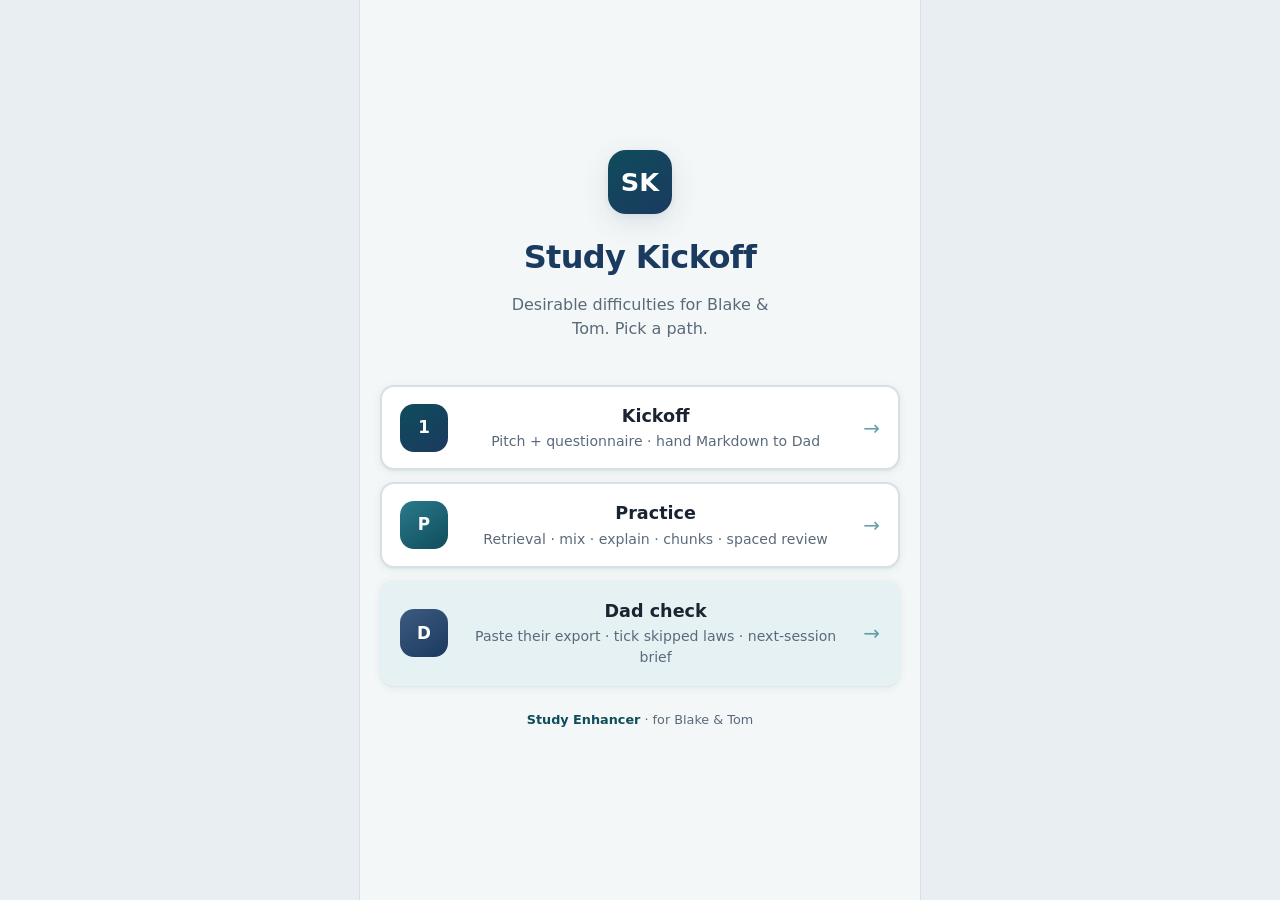
<file: index.html>
<!DOCTYPE html>
<html lang="en-AU">
<head>
  <meta charset="UTF-8" />
  <meta name="viewport" content="width=device-width, initial-scale=1, viewport-fit=cover" />
  <meta name="theme-color" content="#0f4c5c" />
  <meta name="description" content="Study Kickoff — desirable difficulties for Blake & Tom" />
  <title>Study Kickoff · Blake & Tom</title>
  <link rel="stylesheet" href="styles.css" />
</head>
<body>
  <div id="app" class="app">
    <!-- screens injected by app.js -->
  </div>
  <script src="app.js"></script>
</body>
</html>
</file>
<file: styles.css>
/* Study Kickoff — mobile-first, deep teal/indigo */
:root {
  --bg: #f4f7f8;
  --surface: #ffffff;
  --ink: #1a2332;
  --muted: #5a6a7a;
  --border: #d8e0e6;
  --accent: #0f4c5c;
  --accent-2: #1b3a5f;
  --accent-soft: #e6f1f3;
  --accent-mid: #2a7a8c;
  --success: #1b7a4e;
  --success-soft: #e6f5ed;
  --warn-soft: #fff4e5;
  --radius: 14px;
  --radius-sm: 10px;
  --shadow: 0 2px 8px rgba(15, 76, 92, 0.08), 0 1px 2px rgba(0,0,0,0.04);
  --shadow-lg: 0 8px 28px rgba(15, 76, 92, 0.12), 0 2px 6px rgba(0,0,0,0.05);
  --tap: 48px;
  --max: 560px;
  --safe-b: env(safe-area-inset-bottom, 0px);
  --font: system-ui, -apple-system, "Segoe UI", Roboto, "Helvetica Neue", Arial, sans-serif;
}

*, *::before, *::after { box-sizing: border-box; }

html {
  -webkit-text-size-adjust: 100%;
  scroll-behavior: smooth;
}

body {
  margin: 0;
  font-family: var(--font);
  font-size: 17px;
  line-height: 1.5;
  color: var(--ink);
  background: var(--bg);
  min-height: 100dvh;
}

.app {
  min-height: 100dvh;
  display: flex;
  flex-direction: column;
  max-width: var(--max);
  margin: 0 auto;
  background: var(--bg);
}

/* —— screens —— */
.screen {
  flex: 1;
  display: flex;
  flex-direction: column;
  padding: 20px 20px calc(24px + var(--safe-b));
  animation: fadeIn 0.28s ease;
}

@keyframes fadeIn {
  from { opacity: 0; transform: translateY(8px); }
  to { opacity: 1; transform: translateY(0); }
}

.screen-header {
  margin-bottom: 20px;
}

.eyebrow {
  font-size: 12px;
  font-weight: 650;
  letter-spacing: 0.06em;
  text-transform: uppercase;
  color: var(--accent-mid);
  margin: 0 0 6px;
}

h1 {
  font-size: 1.75rem;
  font-weight: 750;
  letter-spacing: -0.02em;
  line-height: 1.2;
  margin: 0 0 8px;
  color: var(--accent-2);
}

h2 {
  font-size: 1.25rem;
  font-weight: 700;
  letter-spacing: -0.015em;
  margin: 0 0 10px;
  color: var(--accent-2);
}

.lede {
  color: var(--muted);
  margin: 0;
  font-size: 1rem;
}

/* —— splash —— */
.splash {
  justify-content: center;
  text-align: center;
  gap: 8px;
}

.splash-mark {
  width: 64px;
  height: 64px;
  margin: 0 auto 16px;
  border-radius: 18px;
  background: linear-gradient(145deg, var(--accent) 0%, var(--accent-2) 100%);
  display: grid;
  place-items: center;
  color: #fff;
  font-size: 1.6rem;
  font-weight: 800;
  box-shadow: var(--shadow-lg);
}

.splash h1 { font-size: 2rem; }
.splash .lede { max-width: 28ch; margin: 0 auto 28px; }

.pick-grid {
  display: grid;
  gap: 12px;
  margin-top: 8px;
}

.pick-card {
  display: flex;
  align-items: center;
  gap: 14px;
  text-align: left;
  padding: 16px 18px;
  min-height: var(--tap);
  background: var(--surface);
  border: 2px solid var(--border);
  border-radius: var(--radius);
  box-shadow: var(--shadow);
  cursor: pointer;
  transition: border-color 0.15s, transform 0.12s, box-shadow 0.15s;
  font: inherit;
  color: inherit;
  width: 100%;
}

.pick-card:hover,
.pick-card:focus-visible {
  border-color: var(--accent);
  outline: none;
  box-shadow: var(--shadow-lg);
}

.pick-card:active { transform: scale(0.985); }

.pick-avatar {
  width: 48px;
  height: 48px;
  border-radius: 14px;
  background: var(--accent-soft);
  color: var(--accent);
  display: grid;
  place-items: center;
  font-weight: 750;
  font-size: 1.1rem;
  flex-shrink: 0;
}

.pick-meta { flex: 1; min-width: 0; }
.pick-name { font-weight: 700; font-size: 1.1rem; display: block; }
.pick-year { color: var(--muted); font-size: 0.92rem; }

.pick-arrow {
  color: var(--accent-mid);
  font-size: 1.25rem;
  opacity: 0.7;
}

/* —— pitch —— */
.pitch-scroll {
  flex: 1;
  overflow-y: auto;
  -webkit-overflow-scrolling: touch;
  padding-bottom: 12px;
}

.pitch-intro {
  background: var(--surface);
  border-radius: var(--radius);
  padding: 16px 18px;
  box-shadow: var(--shadow);
  margin-bottom: 16px;
  border-left: 4px solid var(--accent);
}

.pitch-intro p { margin: 0 0 10px; }
.pitch-intro p:last-child { margin-bottom: 0; }
.pitch-intro strong { color: var(--accent); }

.section-label {
  font-size: 12px;
  font-weight: 700;
  letter-spacing: 0.05em;
  text-transform: uppercase;
  color: var(--muted);
  margin: 18px 0 10px;
}

.law-card {
  background: var(--surface);
  border-radius: var(--radius);
  padding: 14px 16px;
  box-shadow: var(--shadow);
  margin-bottom: 10px;
  display: grid;
  grid-template-columns: auto 1fr;
  gap: 12px;
  align-items: start;
}

.law-num {
  width: 32px;
  height: 32px;
  border-radius: 10px;
  background: var(--accent);
  color: #fff;
  display: grid;
  place-items: center;
  font-weight: 750;
  font-size: 0.9rem;
  flex-shrink: 0;
}

.law-card h3 {
  margin: 0 0 4px;
  font-size: 1.02rem;
  font-weight: 700;
  color: var(--accent-2);
}

.law-card p {
  margin: 0;
  font-size: 0.95rem;
  color: var(--muted);
}

.idea-card {
  background: var(--accent-soft);
  border-radius: var(--radius);
  padding: 14px 16px;
  margin-bottom: 10px;
}

.idea-card h3 {
  margin: 0 0 6px;
  font-size: 1rem;
  color: var(--accent);
}

.idea-card p {
  margin: 0;
  font-size: 0.95rem;
  color: var(--ink);
}

.solves {
  background: var(--surface);
  border-radius: var(--radius);
  padding: 16px 18px;
  box-shadow: var(--shadow);
  margin-bottom: 12px;
}

.solves ul {
  margin: 0;
  padding: 0 0 0 1.15em;
}

.solves li {
  margin-bottom: 8px;
  color: var(--ink);
}

.solves li:last-child { margin-bottom: 0; }

.bottom-line {
  background: linear-gradient(135deg, var(--accent) 0%, var(--accent-2) 100%);
  color: #fff;
  border-radius: var(--radius);
  padding: 16px 18px;
  margin: 8px 0 20px;
  font-weight: 600;
  box-shadow: var(--shadow-lg);
}

.bottom-line p { margin: 0; }

/* —— sticky actions —— */
.actions {
  display: flex;
  flex-direction: column;
  gap: 10px;
  padding-top: 8px;
  margin-top: auto;
}

.actions-row {
  display: flex;
  gap: 10px;
}

.btn {
  display: inline-flex;
  align-items: center;
  justify-content: center;
  gap: 8px;
  min-height: var(--tap);
  padding: 12px 20px;
  border-radius: 12px;
  font: inherit;
  font-weight: 650;
  font-size: 1rem;
  cursor: pointer;
  border: 2px solid transparent;
  transition: background 0.15s, transform 0.1s, border-color 0.15s;
  text-decoration: none;
  -webkit-tap-highlight-color: transparent;
}

.btn:active { transform: scale(0.98); }

.btn:focus-visible {
  outline: 3px solid rgba(42, 122, 140, 0.45);
  outline-offset: 2px;
}

.btn-primary {
  background: var(--accent);
  color: #fff;
  border-color: var(--accent);
}

.btn-primary:hover { background: #0c3d4a; }

.btn-secondary {
  background: var(--surface);
  color: var(--accent);
  border-color: var(--border);
}

.btn-secondary:hover { border-color: var(--accent); }

.btn-ghost {
  background: transparent;
  color: var(--muted);
  border-color: transparent;
  min-height: 40px;
  font-weight: 600;
  font-size: 0.95rem;
}

.btn-block { width: 100%; }
.btn-flex { flex: 1; }

/* —— progress —— */
.progress-wrap {
  margin-bottom: 18px;
}

.progress-meta {
  display: flex;
  justify-content: space-between;
  align-items: baseline;
  margin-bottom: 8px;
  font-size: 0.85rem;
  color: var(--muted);
}

.progress-meta strong { color: var(--accent); font-weight: 650; }

.progress-bar {
  height: 6px;
  background: var(--border);
  border-radius: 99px;
  overflow: hidden;
}

.progress-fill {
  height: 100%;
  background: linear-gradient(90deg, var(--accent-mid), var(--accent));
  border-radius: 99px;
  transition: width 0.35s ease;
}

/* —— form —— */
.form-stack {
  display: flex;
  flex-direction: column;
  gap: 18px;
  flex: 1;
}

.field {
  display: flex;
  flex-direction: column;
  gap: 6px;
}

.field label,
.field .label {
  font-weight: 650;
  font-size: 0.95rem;
  color: var(--ink);
}

.field .hint {
  font-size: 0.85rem;
  color: var(--muted);
  font-weight: 400;
  margin-top: -2px;
}

.field input[type="text"],
.field textarea,
.field select {
  width: 100%;
  min-height: var(--tap);
  padding: 12px 14px;
  font: inherit;
  font-size: 16px; /* prevent iOS zoom */
  color: var(--ink);
  background: var(--surface);
  border: 2px solid var(--border);
  border-radius: var(--radius-sm);
  transition: border-color 0.15s, box-shadow 0.15s;
  appearance: none;
  -webkit-appearance: none;
}

.field textarea {
  min-height: 110px;
  resize: vertical;
  line-height: 1.45;
}

.field input:focus,
.field textarea:focus,
.field select:focus {
  outline: none;
  border-color: var(--accent);
  box-shadow: 0 0 0 3px rgba(15, 76, 92, 0.15);
}

.year-toggle {
  display: grid;
  grid-template-columns: 1fr 1fr;
  gap: 10px;
}

.year-opt {
  min-height: var(--tap);
  border: 2px solid var(--border);
  background: var(--surface);
  border-radius: var(--radius-sm);
  font: inherit;
  font-weight: 650;
  cursor: pointer;
  color: var(--ink);
  transition: border-color 0.15s, background 0.15s, color 0.15s;
}

.year-opt[aria-pressed="true"] {
  border-color: var(--accent);
  background: var(--accent-soft);
  color: var(--accent);
}

.year-opt:focus-visible {
  outline: 3px solid rgba(42, 122, 140, 0.45);
  outline-offset: 2px;
}

.check-list {
  display: flex;
  flex-direction: column;
  gap: 8px;
}

.check-item {
  display: flex;
  align-items: flex-start;
  gap: 12px;
  padding: 12px 14px;
  background: var(--surface);
  border: 2px solid var(--border);
  border-radius: var(--radius-sm);
  cursor: pointer;
  min-height: var(--tap);
  transition: border-color 0.15s, background 0.15s;
}

.check-item:has(input:checked) {
  border-color: var(--accent);
  background: var(--accent-soft);
}

.check-item input {
  width: 22px;
  height: 22px;
  margin-top: 1px;
  flex-shrink: 0;
  accent-color: var(--accent);
  cursor: pointer;
}

.check-item span {
  flex: 1;
  font-size: 0.98rem;
  line-height: 1.35;
}

.other-row {
  display: flex;
  flex-direction: column;
  gap: 8px;
}

.other-row input[type="text"] {
  margin-left: 34px;
  width: calc(100% - 34px);
  min-height: 44px;
  padding: 10px 12px;
  font: inherit;
  font-size: 16px;
  border: 2px solid var(--border);
  border-radius: var(--radius-sm);
  background: var(--surface);
}

.other-row input[type="text"]:focus {
  outline: none;
  border-color: var(--accent);
  box-shadow: 0 0 0 3px rgba(15, 76, 92, 0.15);
}

/* —— review / done —— */
.review-card {
  background: var(--surface);
  border-radius: var(--radius);
  padding: 16px 18px;
  box-shadow: var(--shadow);
  margin-bottom: 12px;
}

.review-card h3 {
  margin: 0 0 10px;
  font-size: 0.85rem;
  text-transform: uppercase;
  letter-spacing: 0.04em;
  color: var(--accent-mid);
}

.review-row {
  margin-bottom: 10px;
}

.review-row:last-child { margin-bottom: 0; }

.review-q {
  font-size: 0.82rem;
  color: var(--muted);
  margin: 0 0 2px;
}

.review-a {
  margin: 0;
  white-space: pre-wrap;
  word-break: break-word;
  font-weight: 550;
}

.done-banner {
  background: var(--success-soft);
  border: 2px solid #b8e0c8;
  border-radius: var(--radius);
  padding: 18px;
  text-align: center;
  margin-bottom: 16px;
}

.done-banner .emoji {
  font-size: 2rem;
  margin-bottom: 6px;
}

.done-banner h2 {
  margin: 0 0 6px;
  color: var(--success);
}

.done-banner p {
  margin: 0;
  color: var(--muted);
  font-size: 0.95rem;
}

.toast {
  position: fixed;
  left: 50%;
  bottom: calc(24px + var(--safe-b));
  transform: translateX(-50%) translateY(20px);
  background: var(--accent-2);
  color: #fff;
  padding: 12px 20px;
  border-radius: 99px;
  font-weight: 600;
  font-size: 0.95rem;
  box-shadow: var(--shadow-lg);
  opacity: 0;
  pointer-events: none;
  transition: opacity 0.2s, transform 0.2s;
  z-index: 50;
  max-width: calc(100% - 40px);
}

.toast.show {
  opacity: 1;
  transform: translateX(-50%) translateY(0);
}

/* —— footer —— */
.site-footer {
  text-align: center;
  padding: 16px 20px calc(16px + var(--safe-b));
  font-size: 0.8rem;
  color: var(--muted);
}

.site-footer strong { color: var(--accent); font-weight: 650; }

/* —— top nav chip —— */
.top-bar {
  display: flex;
  align-items: center;
  justify-content: space-between;
  gap: 12px;
  margin-bottom: 8px;
}

.student-chip {
  display: inline-flex;
  align-items: center;
  gap: 6px;
  background: var(--accent-soft);
  color: var(--accent);
  font-size: 0.85rem;
  font-weight: 650;
  padding: 6px 12px;
  border-radius: 99px;
}

.back-link {
  background: none;
  border: none;
  color: var(--muted);
  font: inherit;
  font-size: 0.9rem;
  font-weight: 600;
  cursor: pointer;
  padding: 8px 0;
  min-height: 40px;
}

.back-link:hover { color: var(--accent); }
.back-link:focus-visible {
  outline: 3px solid rgba(42, 122, 140, 0.45);
  outline-offset: 2px;
  border-radius: 4px;
}

@media (min-width: 640px) {
  .app {
    box-shadow: 0 0 0 1px var(--border);
    min-height: 100dvh;
  }
  body { background: #e8eef1; }
}


/* —— mode splash cards —— */
.mode-grid {
  display: grid;
  gap: 12px;
  margin-top: 8px;
  width: 100%;
  text-align: left;
}

.mode-card {
  display: flex;
  align-items: center;
  gap: 14px;
  padding: 16px 18px;
  min-height: var(--tap);
  background: var(--surface);
  border: 2px solid var(--border);
  border-radius: var(--radius);
  box-shadow: var(--shadow);
  cursor: pointer;
  transition: border-color 0.15s, transform 0.12s, box-shadow 0.15s;
  font: inherit;
  color: inherit;
  width: 100%;
}

.mode-card:hover,
.mode-card:focus-visible {
  border-color: var(--accent);
  outline: none;
  box-shadow: var(--shadow-lg);
}

.mode-card:active { transform: scale(0.985); }

.mode-card-secondary {
  background: var(--accent-soft);
  border-color: transparent;
}

.mode-icon {
  width: 48px;
  height: 48px;
  border-radius: 14px;
  background: linear-gradient(145deg, var(--accent) 0%, var(--accent-2) 100%);
  color: #fff;
  display: grid;
  place-items: center;
  font-weight: 800;
  font-size: 1.05rem;
  flex-shrink: 0;
}

.mode-icon-practice {
  background: linear-gradient(145deg, var(--accent-mid) 0%, var(--accent) 100%);
}

.mode-icon-dad {
  background: linear-gradient(145deg, #3d5a80 0%, var(--accent-2) 100%);
}

.mode-body { flex: 1; min-width: 0; }
.mode-title { font-weight: 700; font-size: 1.1rem; display: block; }
.mode-desc { color: var(--muted); font-size: 0.88rem; display: block; margin-top: 2px; }

/* —— practice extras —— */
.chip-row {
  display: flex;
  flex-wrap: wrap;
  gap: 8px;
  margin-bottom: 8px;
}

.chip-pick {
  border: 2px solid var(--border);
  background: var(--surface);
  color: var(--ink);
  font: inherit;
  font-size: 0.88rem;
  font-weight: 600;
  padding: 8px 12px;
  border-radius: 99px;
  cursor: pointer;
  min-height: 40px;
}

.chip-pick.active,
.chip-pick:hover {
  border-color: var(--accent);
  background: var(--accent-soft);
  color: var(--accent);
}

.callout {
  background: var(--accent-soft);
  border-left: 4px solid var(--accent);
  border-radius: var(--radius-sm);
  padding: 12px 14px;
  margin-bottom: 12px;
  font-size: 0.95rem;
  color: var(--ink);
}

.callout.warn {
  background: var(--warn-soft);
  border-left-color: #d97706;
}

.timer-card {
  background: var(--surface);
  border-radius: var(--radius);
  padding: 16px;
  box-shadow: var(--shadow);
  margin-bottom: 12px;
}

.timer-display {
  font-size: 2.4rem;
  font-weight: 750;
  letter-spacing: -0.03em;
  text-align: center;
  color: var(--accent-2);
  font-variant-numeric: tabular-nums;
  margin-bottom: 12px;
}

.mix-prompt {
  margin: 0 0 10px;
  font-size: 0.95rem;
  color: var(--ink);
  font-weight: 550;
}

.flow-list {
  margin: 0;
  padding-left: 1.2em;
  color: var(--muted);
  font-size: 0.95rem;
}

.flow-list li { margin-bottom: 6px; }
.flow-list li:last-child { margin-bottom: 0; }

.gap-pre {
  margin: 0;
  white-space: pre-wrap;
  word-break: break-word;
  font-family: var(--font);
  font-size: 0.9rem;
  line-height: 1.45;
  color: var(--ink);
}

.brief-pre {
  font-size: 0.85rem;
  max-height: 320px;
  overflow: auto;
}

.btn:disabled {
  opacity: 0.45;
  cursor: not-allowed;
  transform: none;
}

.field input[type="date"],
.field input[type="number"] {
  width: 100%;
  min-height: var(--tap);
  padding: 12px 14px;
  font: inherit;
  font-size: 16px;
  color: var(--ink);
  background: var(--surface);
  border: 2px solid var(--border);
  border-radius: var(--radius-sm);
}

.field input[type="date"]:focus,
.field input[type="number"]:focus {
  outline: none;
  border-color: var(--accent);
  box-shadow: 0 0 0 3px rgba(15, 76, 92, 0.15);
}

.splash .top-bar {
  align-self: stretch;
  margin-bottom: 12px;
}
</file>
